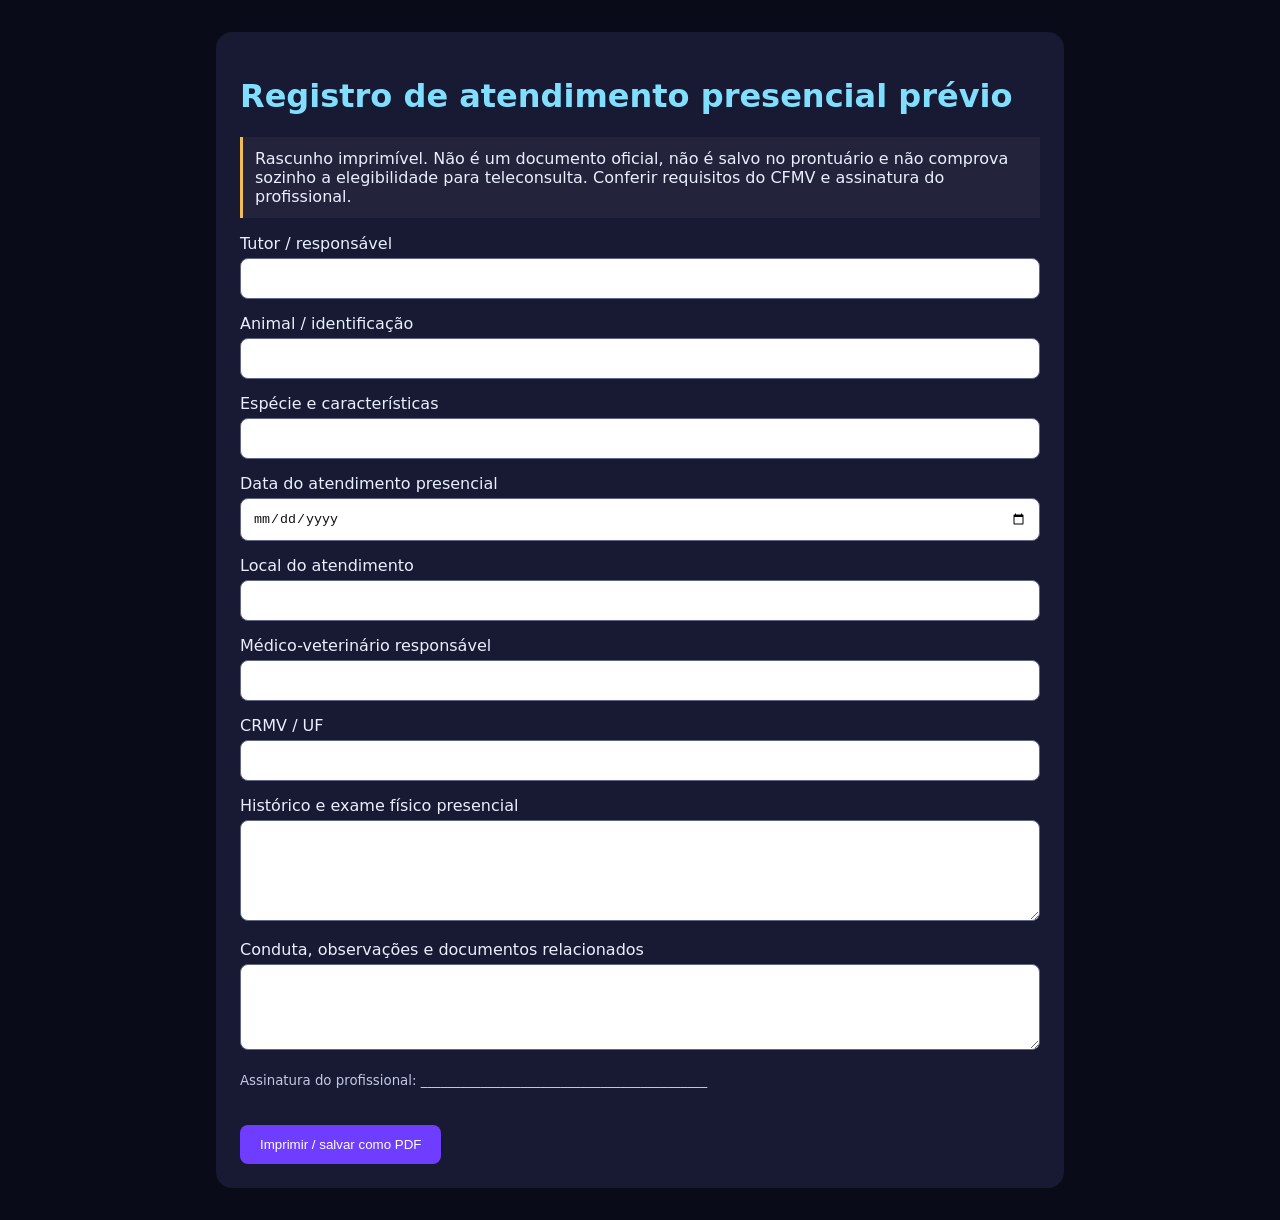
<file: modules/atendimento-presencial-previo.html>
<!doctype html>
<html lang="pt-BR"><head><meta charset="utf-8"><meta name="viewport" content="width=device-width,initial-scale=1"><meta name="robots" content="noindex"><title>Vetrixy | Atendimento presencial prévio</title>
<style>body{margin:0;background:#090b18;color:#e9efff;font:16px system-ui}main{max-width:800px;margin:32px auto;padding:24px;background:#171a32;border-radius:16px}h1{color:#80dfff}label{display:block;margin:15px 0 5px}input,textarea{box-sizing:border-box;width:100%;padding:12px;border:1px solid #606687;border-radius:8px;background:#fff;color:#111}button{margin-top:20px;padding:12px 20px;background:#6f3dff;color:white;border:0;border-radius:8px;cursor:pointer}.notice{border-left:3px solid #f3bb54;padding:12px;background:#24233c}small{color:#c3c9e4}@media print{body{background:white;color:black}main{margin:0;max-width:none;background:white;color:black}.notice,button{display:none}input,textarea{border:0;border-bottom:1px solid #777;border-radius:0}}</style></head>
<body><main><h1>Registro de atendimento presencial prévio</h1><p class="notice">Rascunho imprimível. Não é um documento oficial, não é salvo no prontuário e não comprova sozinho a elegibilidade para teleconsulta. Conferir requisitos do CFMV e assinatura do profissional.</p>
<form id="registro"><label for="tutor">Tutor / responsável</label><input id="tutor" required autocomplete="off">
<label for="animal">Animal / identificação</label><input id="animal" required>
<label for="especie">Espécie e características</label><input id="especie" required>
<label for="data">Data do atendimento presencial</label><input id="data" type="date" required>
<label for="local">Local do atendimento</label><input id="local" required>
<label for="vet">Médico-veterinário responsável</label><input id="vet" required>
<label for="crmv">CRMV / UF</label><input id="crmv" required>
<label for="historico">Histórico e exame físico presencial</label><textarea id="historico" rows="5" required></textarea>
<label for="observacoes">Conduta, observações e documentos relacionados</label><textarea id="observacoes" rows="4"></textarea>
<p><small>Assinatura do profissional: ___________________________________________</small></p>
<button type="submit">Imprimir / salvar como PDF</button></form></main>
<script>document.getElementById('registro').addEventListener('submit',function(e){e.preventDefault();if(this.reportValidity())window.print()})</script>
</body></html>
</file>
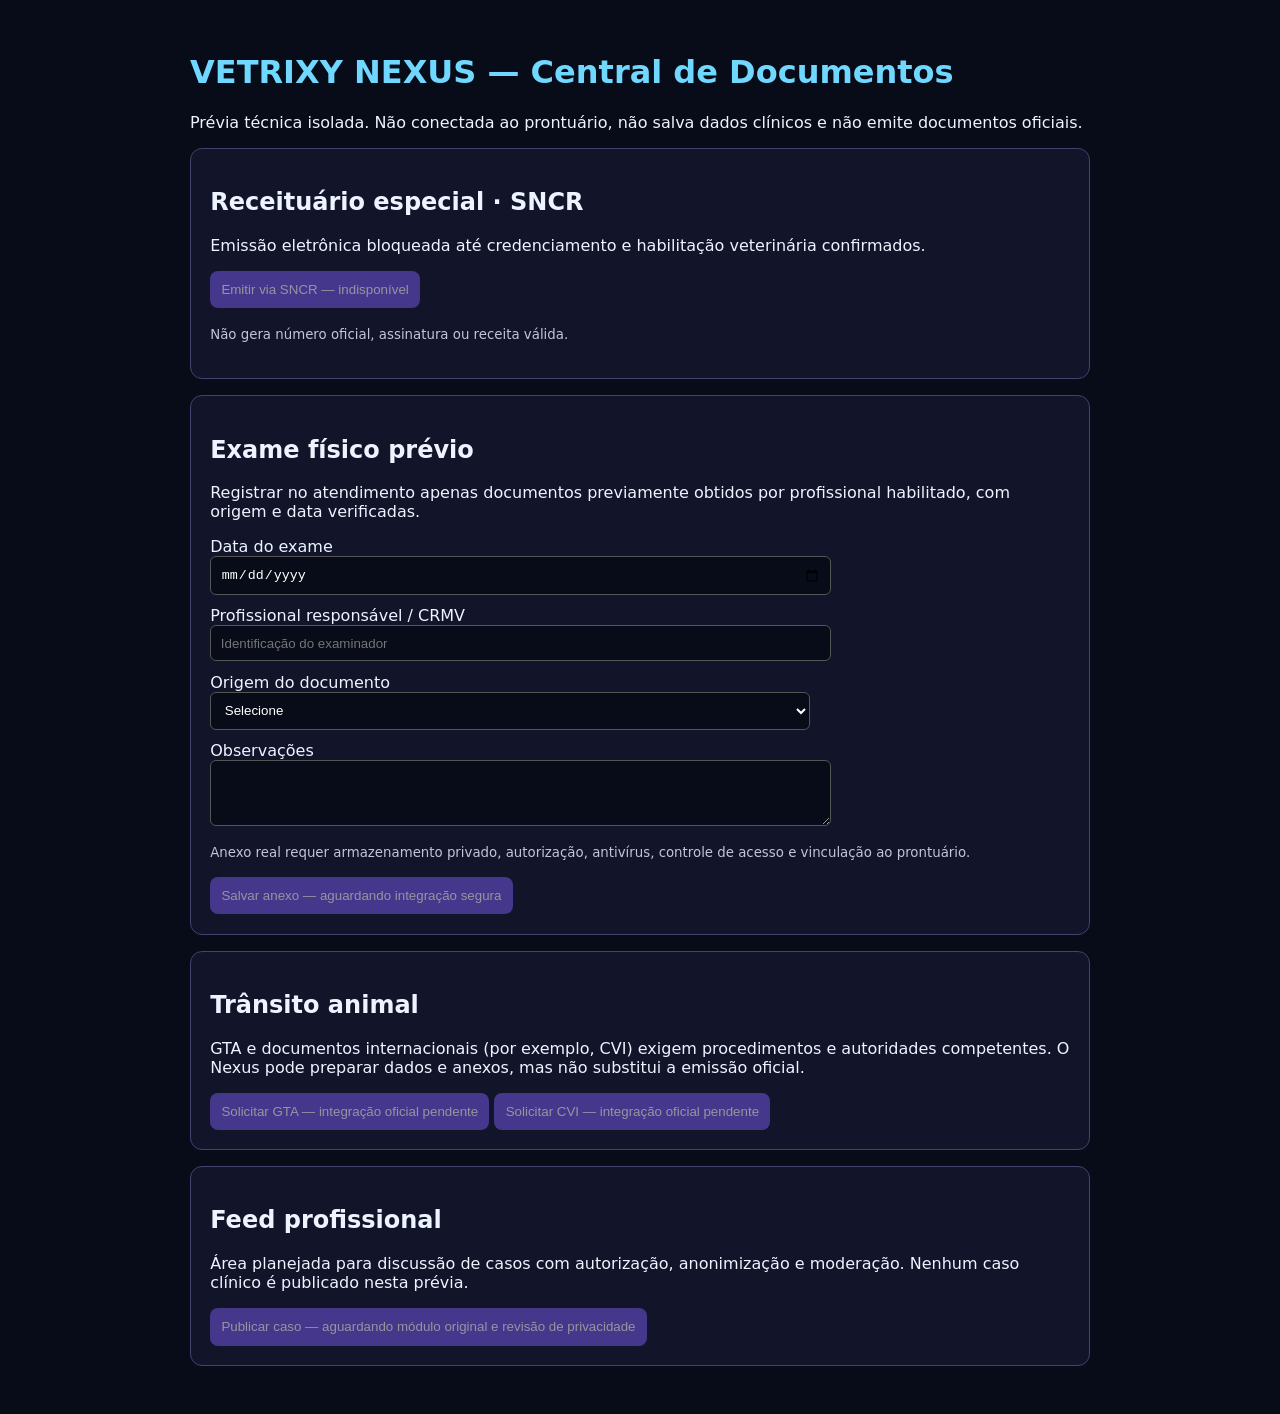
<file: modules/nexus-documentos.html>
<!doctype html><html lang="pt-BR"><head><meta charset="utf-8"><meta name="viewport" content="width=device-width,initial-scale=1"><title>Nexus | Central de Documentos (prévia)</title><style>body{background:#080b18;color:#edf4ff;font:16px system-ui;margin:0;padding:2rem}main{max-width:900px;margin:auto}h1{color:#70d8ff}section{border:1px solid #44416e;border-radius:12px;padding:1.2rem;margin:1rem 0;background:#12142a}button{background:#7054db;color:white;border:0;border-radius:8px;padding:.7rem;cursor:pointer}button:disabled{opacity:.55;cursor:not-allowed}label{display:block;margin:.7rem 0}input,textarea,select{display:block;width:100%;max-width:600px;padding:.6rem;background:#080b18;color:white;border:1px solid #555;border-radius:6px}small{color:#c2c5d7}</style></head><body><main><h1>VETRIXY NEXUS — Central de Documentos</h1><p>Prévia técnica isolada. Não conectada ao prontuário, não salva dados clínicos e não emite documentos oficiais.</p><section><h2>Receituário especial · SNCR</h2><p>Emissão eletrônica bloqueada até credenciamento e habilitação veterinária confirmados.</p><button disabled aria-disabled="true">Emitir via SNCR — indisponível</button><p><small>Não gera número oficial, assinatura ou receita válida.</small></p></section><section><h2>Exame físico prévio</h2><p>Registrar no atendimento apenas documentos previamente obtidos por profissional habilitado, com origem e data verificadas.</p><label>Data do exame <input type="date"></label><label>Profissional responsável / CRMV <input placeholder="Identificação do examinador"></label><label>Origem do documento <select><option>Selecione</option><option>Clínica</option><option>Hospital</option><option>Atendimento domiciliar</option><option>Outro</option></select></label><label>Observações <textarea rows="3"></textarea></label><p><small>Anexo real requer armazenamento privado, autorização, antivírus, controle de acesso e vinculação ao prontuário.</small></p><button disabled>Salvar anexo — aguardando integração segura</button></section><section><h2>Trânsito animal</h2><p>GTA e documentos internacionais (por exemplo, CVI) exigem procedimentos e autoridades competentes. O Nexus pode preparar dados e anexos, mas não substitui a emissão oficial.</p><button disabled>Solicitar GTA — integração oficial pendente</button> <button disabled>Solicitar CVI — integração oficial pendente</button></section><section><h2>Feed profissional</h2><p>Área planejada para discussão de casos com autorização, anonimização e moderação. Nenhum caso clínico é publicado nesta prévia.</p><button disabled>Publicar caso — aguardando módulo original e revisão de privacidade</button></section></main></body></html>
</file>
